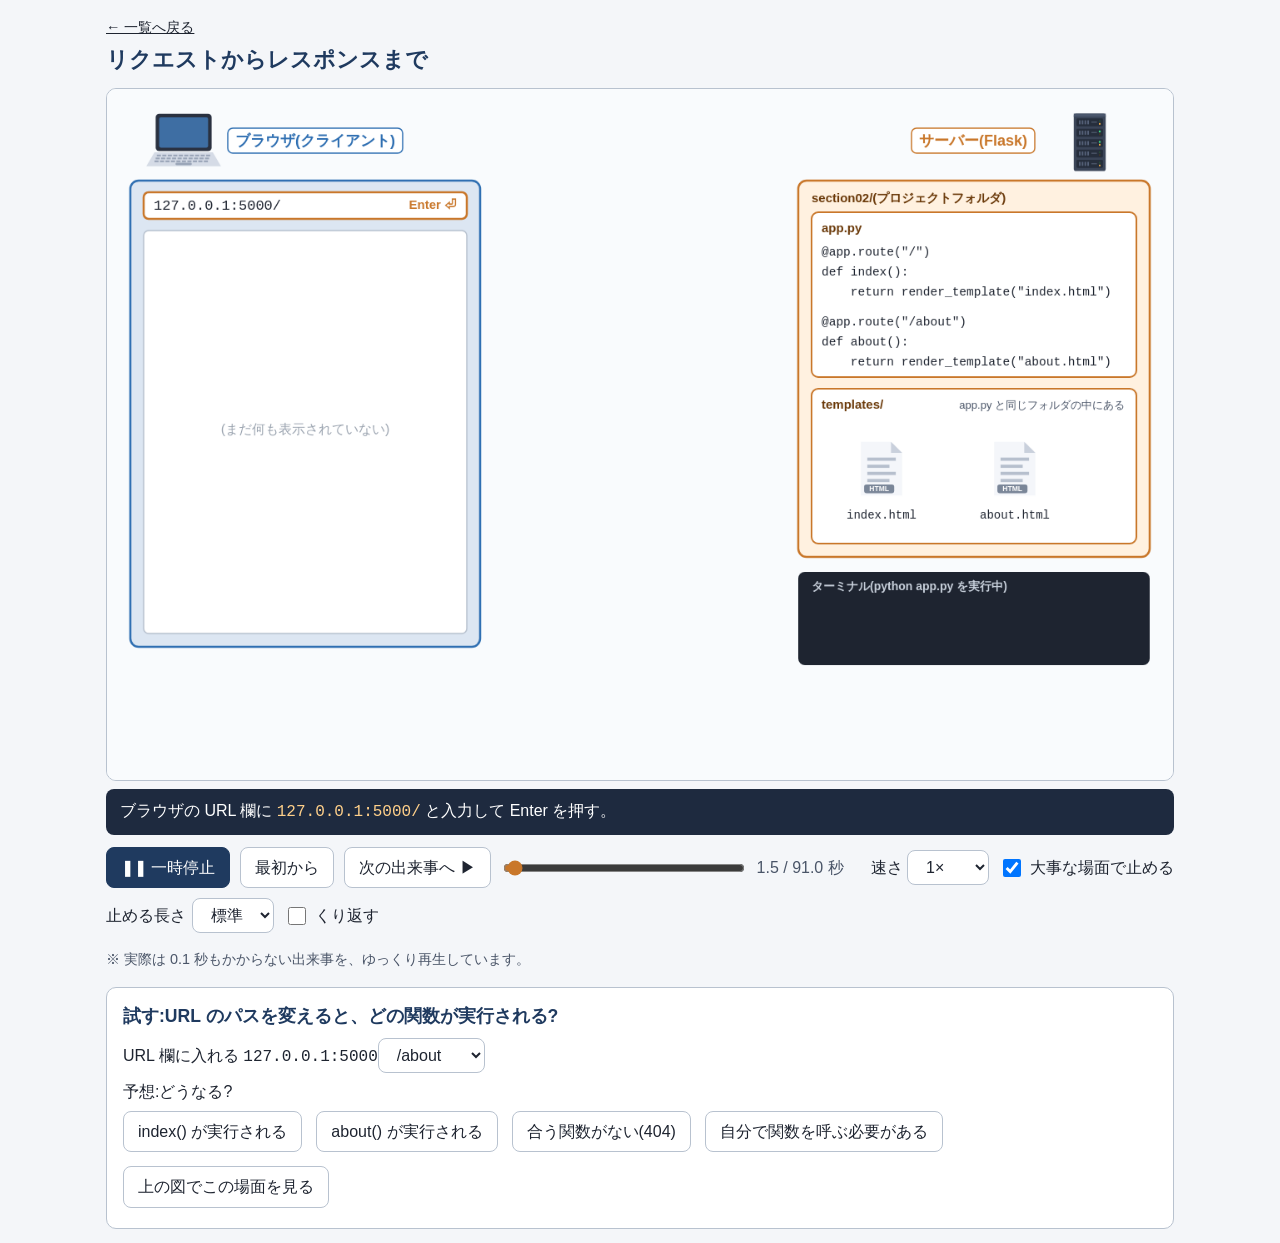
<file: s01-02.html>
<!doctype html>
<html lang="ja" data-viz-mode="video">
<head>
<meta charset="utf-8">
<meta name="viewport" content="width=device-width, initial-scale=1">
<title>リクエストからレスポンスまで</title>
<link rel="stylesheet" href="css/viz.css">
<link rel="stylesheet" href="css/s01-02.css">
</head>
<body>
<main>
<p class="back"><a href="index.html#s01">← 一覧へ戻る</a></p>
<h1>リクエストからレスポンスまで</h1>
<div class="stagewrap">
  <canvas id="c" data-role="stage" width="1280" height="830"></canvas>
</div>
<div class="caption" id="cap" data-role="narration"></div>
<div class="controls">
  <button class="primary" id="play" data-role="play">❚❚ 一時停止</button>
  <button id="reset" data-role="reset">最初から</button>
  <button id="next" data-role="step">次の出来事へ ▶</button>
  <input type="range" id="seek" data-role="seek" min="0" max="1000" value="0" aria-label="再生位置">
  <span class="time" id="time"></span>
  <label>速さ <select id="speed" data-role="speed"><option value="0.5">0.5×</option><option value="1" selected>1×</option><option value="2">2×</option></select></label>
  <label class="opt"><input type="checkbox" data-role="hitstop" checked> 大事な場面で止める</label>
  <label class="opt">止める長さ <select data-role="hold-length"><option value="0.6">短め</option><option value="1" selected>標準</option><option value="1.5">長め</option></select></label>
  <label class="opt"><input type="checkbox" data-role="loop"> くり返す</label>
</div>
<p class="note">※ 実際は 0.1 秒もかからない出来事を、ゆっくり再生しています。</p>
<section class="try" aria-labelledby="tryh">
<h2 id="tryh">試す:URL のパスを変えると、どの関数が実行される?</h2>
<div class="row"><label>URL 欄に入れる <span class="mono">127.0.0.1:5000</span><select id="t-path"><option>/</option><option selected>/about</option><option>/contact</option></select></label></div>
<div>予想:どうなる?</div>
<div class="row"><button type="button" class="t-ans" data-a="index">index() が実行される</button><button type="button" class="t-ans" data-a="about">about() が実行される</button><button type="button" class="t-ans" data-a="404">合う関数がない(404)</button><button type="button" class="t-ans" data-a="self">自分で関数を呼ぶ必要がある</button></div>
<div class="res" id="t-res" aria-live="polite"></div>
<div class="out" id="t-out"></div>
<div class="row"><button type="button" id="t-see" disabled>上の図でこの場面を見る</button></div>
</section>
</main>
<script src="js/lib/objects2d.js"></script>
<script src="js/lib/player.js"></script>
<script src="js/s01-02.js"></script>
</body>
</html>
</file>
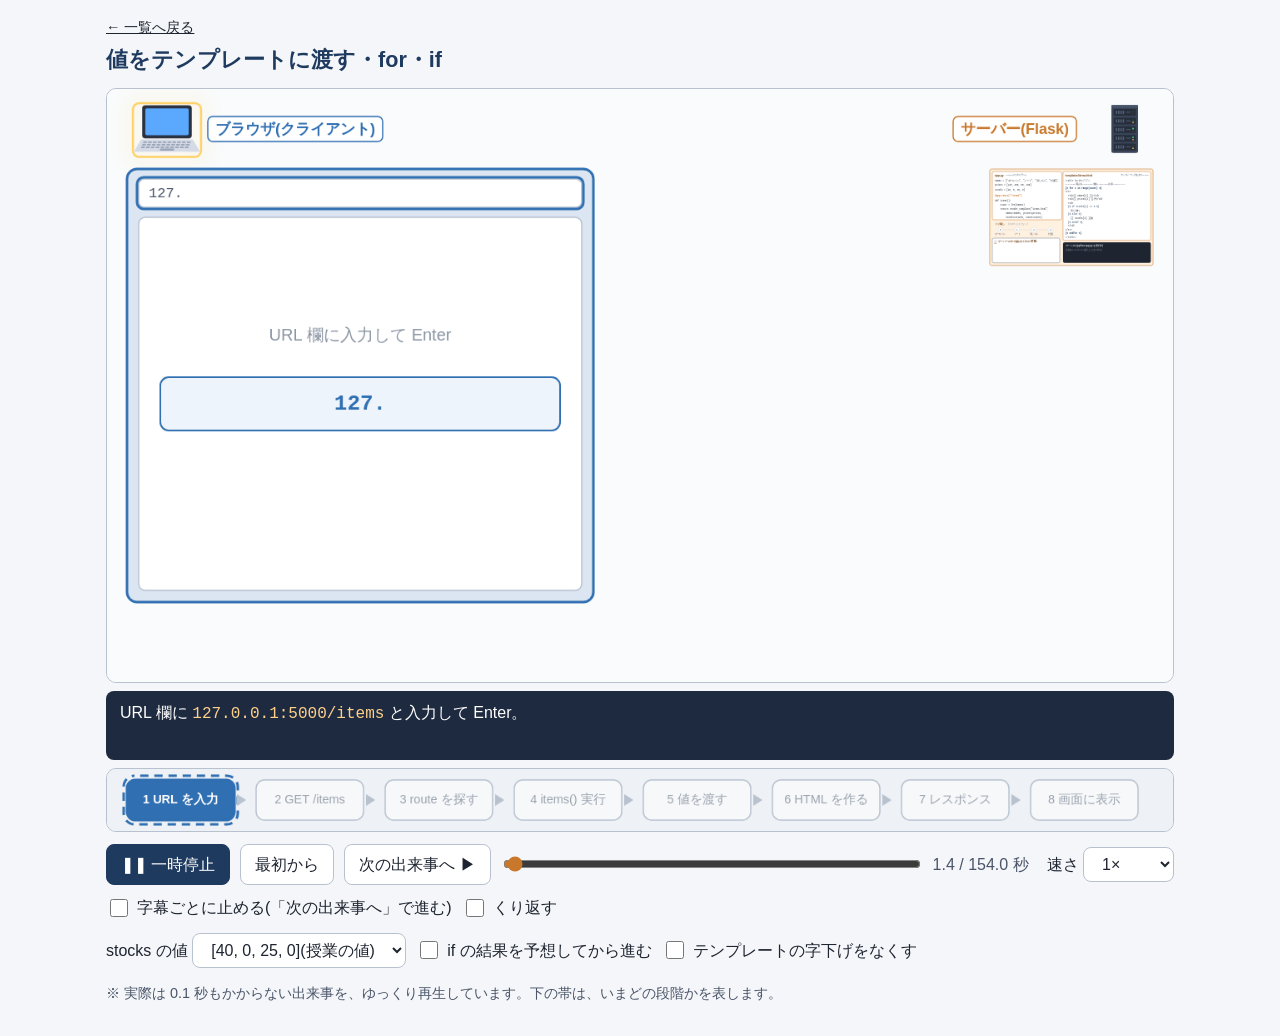
<file: s03.html>
<!doctype html>
<html lang="ja" data-viz-mode="video">
<head>
<meta charset="utf-8">
<meta name="viewport" content="width=device-width, initial-scale=1">
<title>値をテンプレートに渡す・for・if</title>
<link rel="stylesheet" href="css/viz.css">
<link rel="stylesheet" href="css/s03.css">
</head>
<body>
<main>
<p class="back"><a href="index.html#s03">← 一覧へ戻る</a></p>
<h1>値をテンプレートに渡す・for・if</h1>
<p class="scrollhint">← 図は横にスクロールできます →</p>
<div class="stagewrap"><canvas id="c" data-role="stage" width="1280" height="712"></canvas></div>
<div class="caption" id="cap" data-role="narration"></div>
<div class="stagewrap flowwrap"><canvas id="flow" width="1280" height="74" aria-label="いまどの段階か"></canvas></div>
<div id="pred" aria-live="polite"><span id="predq">予想:在庫の欄に表示されるのは?</span><button type="button" data-p="1">売り切れ</button><button type="button" data-p="0">○個(在庫の数)</button><b id="predr"></b></div>
<div class="controls">
  <button class="primary" id="play" data-role="play">❚❚ 一時停止</button>
  <button id="reset" data-role="reset">最初から</button>
  <button id="next" data-role="step">次の出来事へ ▶</button>
  <input type="range" id="seek" data-role="seek" min="0" max="1000" value="0" aria-label="再生位置">
  <span class="time" id="time"></span>
  <label>速さ <select id="speed" data-role="speed"><option value="0.5">0.5×</option><option value="0.75">0.75×</option><option value="1" selected>1×</option><option value="1.5">1.5×</option></select></label>
  <label class="opt"><input type="checkbox" id="evstop"> 字幕ごとに止める(「次の出来事へ」で進む)</label>
  <label class="opt"><input type="checkbox" data-role="loop"> くり返す</label>
</div>
<div class="controls">
  <label>stocks の値 <select id="preset"><option value="40,0,25,0" selected>[40, 0, 25, 0](授業の値)</option><option value="0,0,0,0">[0, 0, 0, 0](全部 0)</option><option value="5,30,0,12">[5, 30, 0, 12]</option></select></label>
  <label class="opt"><input type="checkbox" id="predict"> if の結果を予想してから進む</label>
  <label class="opt"><input type="checkbox" id="flat"> テンプレートの字下げをなくす</label>
</div>
<p class="note">※ 実際は 0.1 秒もかからない出来事を、ゆっくり再生しています。下の帯は、いまどの段階かを表します。</p>
</main>
<script src="js/lib/objects2d.js"></script>
<script src="js/lib/player.js"></script>
<script src="js/s03.js"></script>
</body>
</html>
</file>
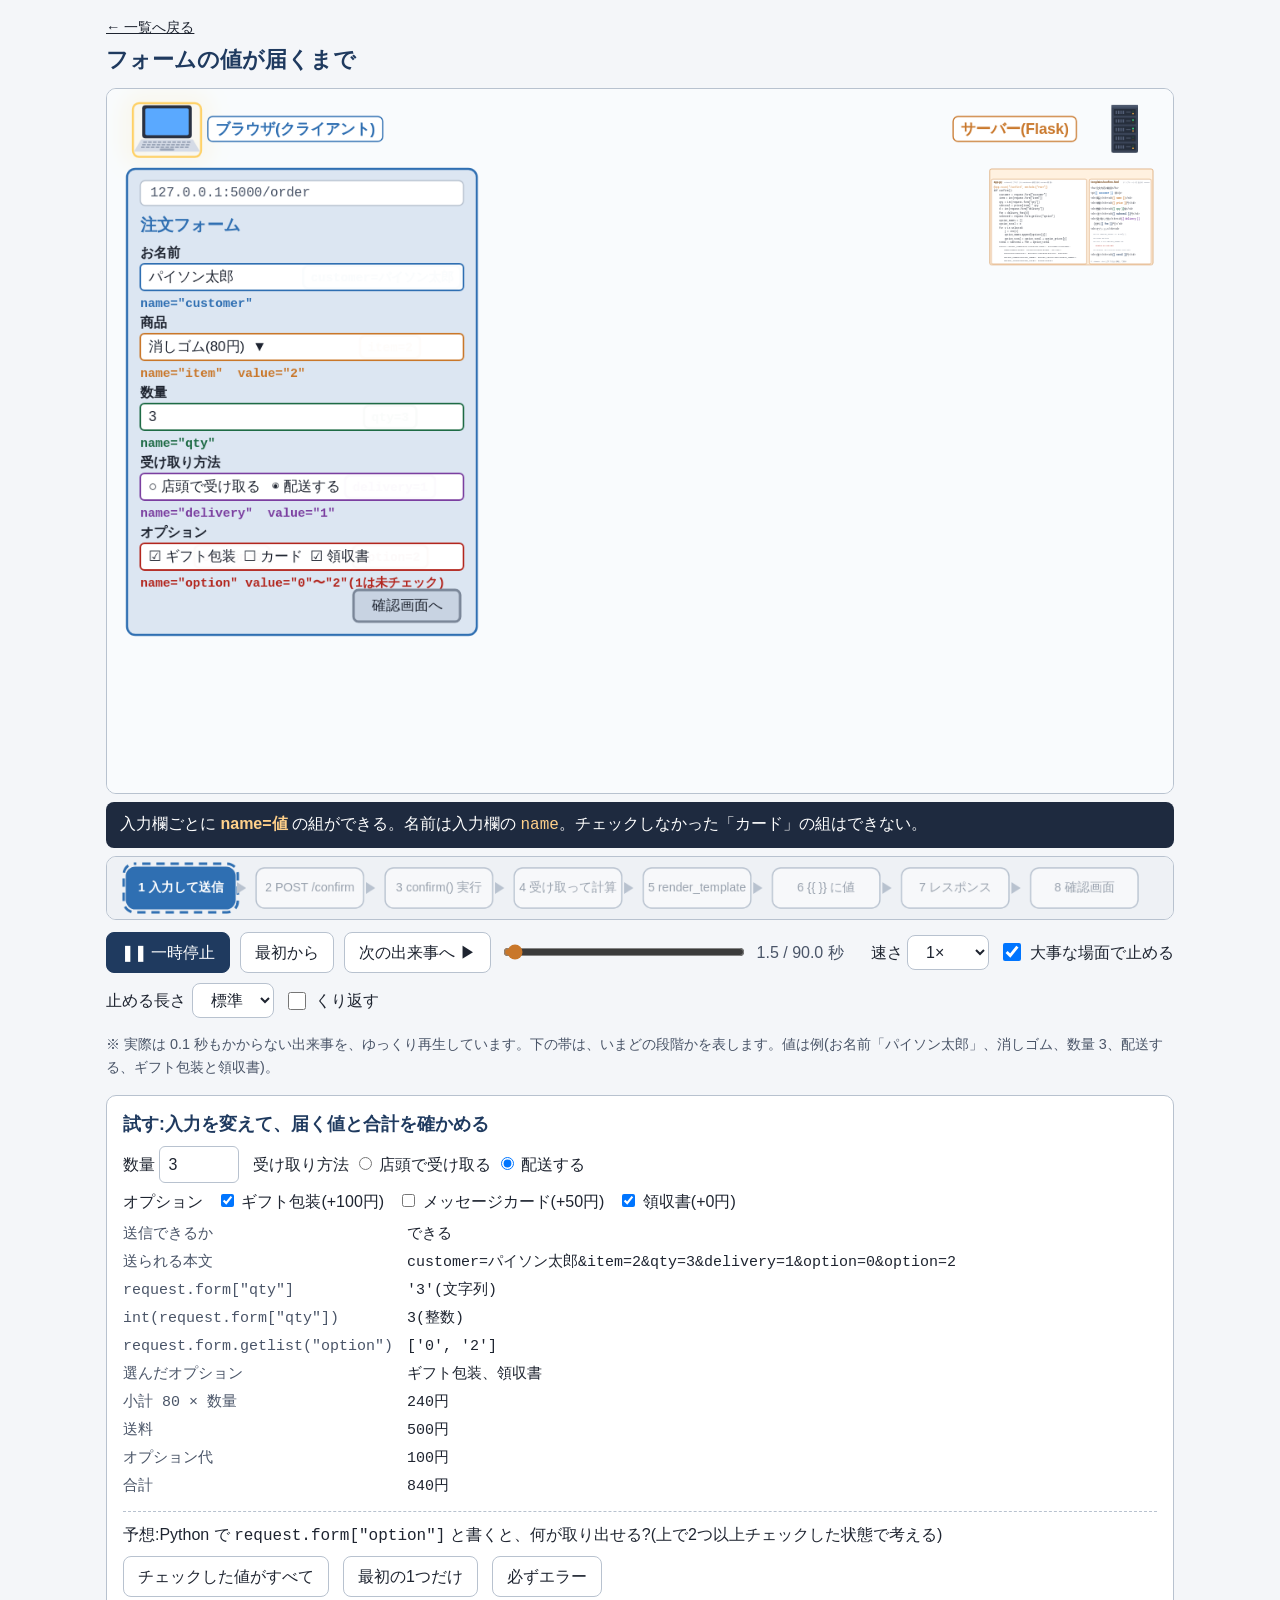
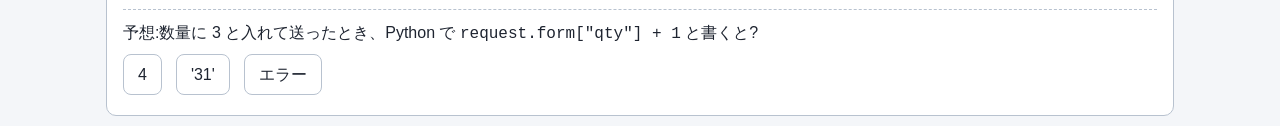
<file: s04.html>
<!doctype html>
<html lang="ja" data-viz-mode="video">
<head>
<meta charset="utf-8">
<meta name="viewport" content="width=device-width, initial-scale=1">
<title>フォームの値が届くまで</title>
<link rel="stylesheet" href="css/viz.css">
<link rel="stylesheet" href="css/s04.css">
</head>
<body>
<main>
<p class="back"><a href="index.html#s04">← 一覧へ戻る</a></p>
<h1>フォームの値が届くまで</h1>
<div class="stagewrap">
  <canvas id="c" data-role="stage" width="1280" height="846"></canvas>
</div>
<div class="caption" id="cap" data-role="narration"></div>
<div class="stagewrap flowwrap"><canvas id="flow" width="1280" height="74" aria-label="いまどの段階か"></canvas></div>
<div class="controls">
  <button class="primary" id="play" data-role="play">❚❚ 一時停止</button>
  <button id="reset" data-role="reset">最初から</button>
  <button id="next" data-role="step">次の出来事へ ▶</button>
  <input type="range" id="seek" data-role="seek" min="0" max="1000" value="0" aria-label="再生位置">
  <span class="time" id="time"></span>
  <label>速さ <select id="speed" data-role="speed"><option value="0.5">0.5×</option><option value="1" selected>1×</option><option value="2">2×</option></select></label>
  <label class="opt"><input type="checkbox" data-role="hitstop" checked> 大事な場面で止める</label>
  <label class="opt">止める長さ <select data-role="hold-length"><option value="0.6">短め</option><option value="1" selected>標準</option><option value="1.5">長め</option></select></label>
  <label class="opt"><input type="checkbox" data-role="loop"> くり返す</label>
</div>
<p class="note">※ 実際は 0.1 秒もかからない出来事を、ゆっくり再生しています。下の帯は、いまどの段階かを表します。値は例(お名前「パイソン太郎」、消しゴム、数量 3、配送する、ギフト包装と領収書)。</p>
<section class="try" aria-labelledby="tryh">
<h2 id="tryh">試す:入力を変えて、届く値と合計を確かめる</h2>
<div class="row">
  <label>数量 <input type="number" id="t-qty" min="1" max="20" value="3" required></label>
  <span>受け取り方法 <label><input type="radio" name="t-del" value="0"> 店頭で受け取る</label> <label><input type="radio" name="t-del" value="1" checked> 配送する</label></span>
</div>
<div class="row">オプション
  <label><input type="checkbox" class="t-opt" value="0" checked> ギフト包装(+100円)</label>
  <label><input type="checkbox" class="t-opt" value="1"> メッセージカード(+50円)</label>
  <label><input type="checkbox" class="t-opt" value="2" checked> 領収書(+0円)</label>
</div>
<div class="out" id="t-out"></div>
<div class="q">
  <div>予想:Python で <code>request.form["option"]</code> と書くと、何が取り出せる?(上で2つ以上チェックした状態で考える)</div>
  <div class="row"><button type="button" class="t-ans" data-a="all">チェックした値がすべて</button><button type="button" class="t-ans" data-a="first">最初の1つだけ</button><button type="button" class="t-ans" data-a="err">必ずエラー</button></div>
  <div class="res" id="t-res" aria-live="polite"></div>
</div>
<div class="q">
  <div>予想:数量に 3 と入れて送ったとき、Python で <code>request.form["qty"] + 1</code> と書くと?</div>
  <div class="row"><button type="button" class="t-ans2" data-a="4">4</button><button type="button" class="t-ans2" data-a="31">'31'</button><button type="button" class="t-ans2" data-a="err">エラー</button></div>
  <div class="res" id="t-res2" aria-live="polite"></div>
</div>
</section>
</main>
<script src="js/lib/objects2d.js"></script>
<script src="js/lib/player.js"></script>
<script src="js/s04.js"></script>
</body>
</html>
</file>
<file: css/viz.css>
/* アニメーションの3ページで共通の見た目 */
:root{--bg:#F4F6F9;--panel:#fff;--ink:#1E2430;--muted:#4A5568;--line:#B8C2CF;--accent:#1F3A5F}
@media (prefers-color-scheme:dark){:root:not([data-theme="light"]){--bg:#121417;--panel:#1b1e23;--ink:#e7e5e0;--muted:#a1a8b1;--line:#30343a;--accent:#9DBBE3}}
:root[data-theme="dark"]{--bg:#121417;--panel:#1b1e23;--ink:#e7e5e0;--muted:#a1a8b1;--line:#30343a;--accent:#9DBBE3}
*{box-sizing:border-box}
body{margin:0;background:var(--bg);color:var(--ink);font:16px/1.6 "Yu Gothic UI","Yu Gothic","Meiryo","Hiragino Sans",sans-serif}
main{max-width:1100px;margin:0 auto;padding:16px}
h1{font-size:1.35rem;margin:.2em 0 10px;color:var(--accent)}
.stagewrap{border-radius:10px;overflow-x:auto;border:1px solid var(--line);background:#F9FBFD}
canvas{display:block;width:100%;height:auto}
@media (max-width:700px){canvas{min-width:880px}}
.endnote{display:inline-block;background:#FFD08A;color:#1b1600;font-weight:700;border-radius:6px;padding:1px 8px;margin-right:8px;font-size:.9em}
.controls{display:flex;flex-wrap:wrap;gap:10px;align-items:center;margin:12px 0}
button,select{font:inherit;padding:7px 14px;border-radius:8px;border:1px solid var(--line);background:var(--panel);color:var(--ink);cursor:pointer}
button.primary{background:var(--accent);border-color:var(--accent);color:#fff}
:root[data-theme="dark"] button.primary{color:#12171E}
@media (prefers-color-scheme:dark){:root:not([data-theme="light"]) button.primary{color:#12171E}}
#seek{flex:1 1 220px;accent-color:#C9772A}
.time{font-variant-numeric:tabular-nums;color:var(--muted);min-width:6.5em}
.opt{display:inline-flex;align-items:center;gap:6px;cursor:pointer}
.opt input{width:18px;height:18px}
.note{color:var(--muted);font-size:.9rem}
.back{margin:0 0 4px;font-size:.9rem}
.back a{color:inherit}
</file>
<file: css/s01-02.css>
/* s01-02.html だけで使う見た目 */
.caption{background:#1E2A3F;color:#fff;border-radius:8px;padding:9px 14px;line-height:1.6;margin-top:8px;min-height:2.6em}
button.primary{color:#fff}
.try{background:var(--panel);border:1px solid var(--line);border-radius:10px;padding:14px 16px;margin-top:16px}
.try h2{font-size:1.1rem;margin:0 0 8px;color:var(--accent)}
.try .row{display:flex;flex-wrap:wrap;gap:14px;align-items:center;margin:6px 0}
.try code,.try .mono{font-family:Consolas,Menlo,monospace}
.try .out{display:grid;grid-template-columns:max-content 1fr;gap:4px 14px;margin-top:8px;font-family:Consolas,Menlo,monospace;font-size:15px}
.try .out .k{color:var(--muted)}
.try .out span{min-width:0;overflow-wrap:anywhere}
@media (max-width:600px){.try .out{grid-template-columns:1fr}}
.try .q{margin-top:12px;padding-top:10px;border-top:1px dashed var(--line)}
.try .res{margin-top:6px;font-weight:700}
.try .good{color:#1E6B45} .try .bad{color:#B3261E}
input[type=number]{font:inherit;width:5em;padding:5px 8px;border-radius:6px;border:1px solid var(--line);background:var(--panel);color:var(--ink)}
.caption b{color:#FFD08A}
.caption code{font-family:Consolas,Menlo,monospace;color:#FFD08A}
@media (max-width:600px){.caption{font-size:.85rem;left:6px;right:6px;bottom:6px;padding:5px 8px}}
/* スマホ(縦長の配置) */
@media (max-width:700px){
  canvas.portrait{min-width:0}
  h1{font-size:1.1rem}
  .controls{gap:8px}
  .controls button{flex:1 1 30%;padding:10px 6px}
  #seek{flex:1 1 100%}
}
@media (max-width:700px){.caption{position:sticky;bottom:0;z-index:3}}
</file>
<file: css/s03.css>
/* s03.html だけで使う見た目 */
.scrollhint{display:none;margin:0 0 4px;color:var(--muted);font-size:.85rem;text-align:center}
@media (max-width:700px){.scrollhint{display:block}}
.flowwrap{margin-top:8px}
.caption{background:#1E2A3F;color:#fff;border-radius:8px;padding:9px 14px;line-height:1.6;margin-top:8px;min-height:calc(3.2em + 18px)}
.caption b{color:#FFD08A} .caption code{font-family:Consolas,Menlo,monospace;color:#FFD08A}
#pred{display:none;gap:8px;flex-wrap:wrap;align-items:center;min-height:48px;margin:6px 0 0;visibility:hidden;background:var(--panel);border:2px solid #C9772A;border-radius:8px;padding:6px 12px}
#pred.on{visibility:visible}
body.predmode #pred{display:flex}
/* スマホ(縦長の配置) */
@media (max-width:700px){
  canvas.portrait{min-width:0}
  .scrollhint{display:none}
  h1{font-size:1.1rem}
  .caption{position:sticky;bottom:0;z-index:3}
  .controls{gap:8px}
  .controls button{flex:1 1 30%;padding:10px 6px}
  #seek{flex:1 1 100%}
}
</file>
<file: css/s04.css>
/* s04.html だけで使う見た目 */
.flowwrap{margin-top:8px}
.caption{background:#1E2A3F;color:#fff;border-radius:8px;padding:9px 14px;line-height:1.6;margin-top:8px;min-height:2.6em}
button.primary{color:#fff}
.try{background:var(--panel);border:1px solid var(--line);border-radius:10px;padding:14px 16px;margin-top:16px}
.try h2{font-size:1.1rem;margin:0 0 8px;color:var(--accent)}
.try .row{display:flex;flex-wrap:wrap;gap:14px;align-items:center;margin:6px 0}
.try code,.try .mono{font-family:Consolas,Menlo,monospace}
.try .out{display:grid;grid-template-columns:max-content 1fr;gap:4px 14px;margin-top:8px;font-family:Consolas,Menlo,monospace;font-size:15px}
.try .out .k{color:var(--muted)}
.try .out span{min-width:0;overflow-wrap:anywhere}
@media (max-width:600px){.try .out{grid-template-columns:1fr}}
.try .q{margin-top:12px;padding-top:10px;border-top:1px dashed var(--line)}
.try .res{margin-top:6px;font-weight:700}
.try .good{color:#1E6B45} .try .bad{color:#B3261E}
input[type=number]{font:inherit;width:5em;padding:5px 8px;border-radius:6px;border:1px solid var(--line);background:var(--panel);color:var(--ink)}
.caption b{color:#FFD08A}
.caption code{font-family:Consolas,Menlo,monospace;color:#FFD08A}
@media (max-width:600px){.caption{font-size:.85rem;left:6px;right:6px;bottom:6px;padding:5px 8px}}
/* スマホ(縦長の配置) */
@media (max-width:700px){
  canvas.portrait{min-width:0}
  .scrollhint{display:none}
  h1{font-size:1.1rem}
  .caption{position:sticky;bottom:0;z-index:3}
  .controls{gap:8px}
  .controls button{flex:1 1 30%;padding:10px 6px}
  #seek{flex:1 1 100%}
}
</file>
